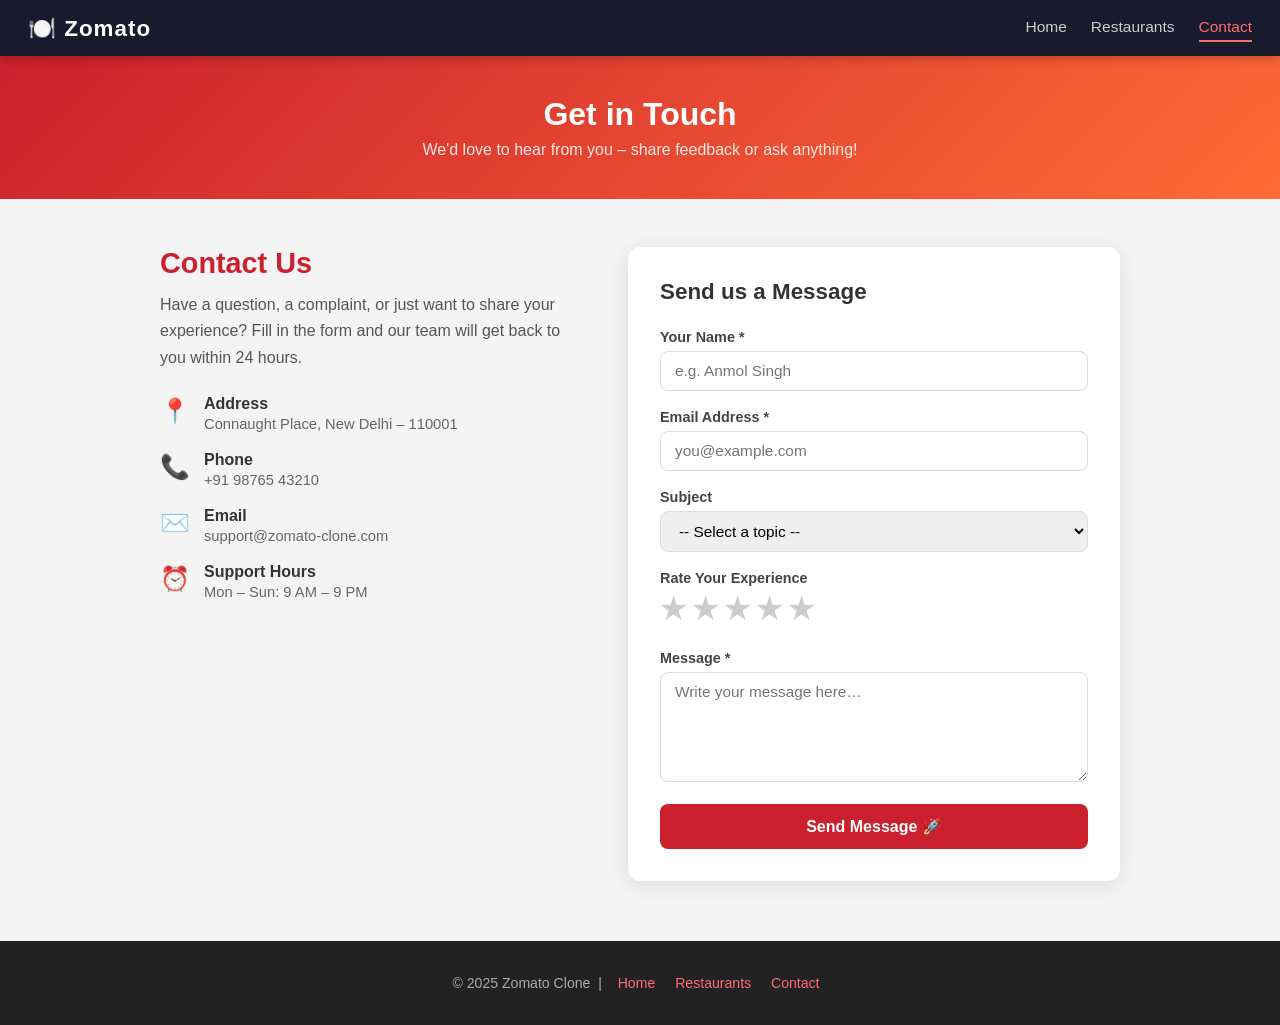
<file: FinalProject/contact.html>
<!doctype html>
<html lang="en">
  <head>
    <meta charset="UTF-8" />
    <meta name="viewport" content="width=device-width, initial-scale=1.0" />
    <title>Contact Us – Zomato</title>
    <link rel="stylesheet" href="style.css" />
    <style>
      /* ── Page layout ── */
      .contact-wrapper {
        max-width: 960px;
        margin: 48px auto;
        padding: 0 24px;
        display: flex;
        gap: 40px;
        flex-wrap: wrap;
        align-items: flex-start;
      }

      /* ── Info column ── */
      .contact-info {
        flex: 1;
        min-width: 260px;
      }
      .contact-info h2 {
        font-size: 1.8rem;
        color: #cb202d;
        margin: 0 0 12px;
      }
      .contact-info p {
        color: #555;
        line-height: 1.65;
        margin: 0 0 24px;
      }
      .info-item {
        display: flex;
        align-items: flex-start;
        gap: 14px;
        margin-bottom: 18px;
      }
      .info-item .i-icon {
        font-size: 1.5rem;
        flex-shrink: 0;
        margin-top: 2px;
      }
      .info-item .i-text strong {
        display: block;
        color: #333;
        margin-bottom: 2px;
      }
      .info-item .i-text span {
        color: #666;
        font-size: 0.92rem;
      }

      /* ── Form column ── */
      .contact-form-box {
        flex: 1;
        min-width: 280px;
        background: #fff;
        border-radius: 12px;
        padding: 32px;
        box-shadow: 0 4px 20px rgba(0, 0, 0, 0.1);
      }
      .contact-form-box h3 {
        margin: 0 0 24px;
        font-size: 1.4rem;
        color: #333;
      }
      .form-group {
        margin-bottom: 18px;
      }
      .form-group label {
        display: block;
        font-size: 0.9rem;
        font-weight: 600;
        color: #444;
        margin-bottom: 6px;
      }
      .form-group input,
      .form-group select,
      .form-group textarea {
        width: 100%;
        padding: 10px 14px;
        border: 1px solid #ddd;
        border-radius: 8px;
        font-size: 0.96rem;
        outline: none;
        transition: border-color 0.2s;
        box-sizing: border-box;
        font-family: inherit;
      }
      .form-group input:focus,
      .form-group select:focus,
      .form-group textarea:focus {
        border-color: #cb202d;
      }
      .form-group textarea {
        resize: vertical;
        min-height: 110px;
      }
      .rating-stars {
        display: flex;
        gap: 6px;
      }
      .rating-stars input[type="radio"] {
        display: none;
      }
      .rating-stars label {
        font-size: 1.8rem;
        cursor: pointer;
        color: #ccc;
        transition: color 0.15s;
      }
      .rating-stars input:checked ~ label,
      .rating-stars label:hover,
      .rating-stars label:hover ~ label {
        color: #f4b400;
      }
      /* Reverse trick for star hover */
      .rating-stars {
        flex-direction: row-reverse;
        justify-content: flex-end;
      }
      .rating-stars label:hover,
      .rating-stars label:hover ~ label {
        color: #f4b400;
      }
      .rating-stars input:checked ~ label {
        color: #f4b400;
      }
      .submit-btn {
        width: 100%;
        padding: 13px;
        background: #cb202d;
        color: #fff;
        border: none;
        border-radius: 8px;
        font-size: 1rem;
        font-weight: bold;
        cursor: pointer;
        transition: background 0.2s;
        margin: 0;
      }
      .submit-btn:hover {
        background: #a61824;
      }

      /* ── Success toast ── */
      #successToast {
        display: none;
        background: #2ecc71;
        color: #fff;
        padding: 14px 24px;
        border-radius: 8px;
        margin-top: 16px;
        text-align: center;
        font-weight: 600;
      }

      /* ── Footer ── */
      footer {
        background: #222;
        color: #aaa;
        text-align: center;
        padding: 20px;
        font-size: 0.88rem;
        margin-top: 60px;
      }
      footer a {
        color: #ff6b6b;
        text-decoration: none;
        margin: 0 8px;
      }
    </style>
  </head>
  <body>
    <!-- ── Navbar ── -->
    <nav class="navbar">
      <div class="nav-brand">🍽️ Zomato</div>
      <div class="nav-links">
        <a href="home.html" class="nav-link">Home</a>
        <a href="index.html" class="nav-link">Restaurants</a>
        <a href="contact.html" class="nav-link active">Contact</a>
      </div>
    </nav>

    <!-- ── Page hero ── -->
    <div
      style="
        background: linear-gradient(135deg, #cb202d 0%, #ff6b35 100%);
        color: #fff;
        padding: 40px 24px;
        text-align: center;
      "
    >
      <h1 style="margin: 0 0 8px; font-size: 2rem">Get in Touch</h1>
      <p style="margin: 0; opacity: 0.88">
        We'd love to hear from you – share feedback or ask anything!
      </p>
    </div>

    <!-- ── Main content ── -->
    <div class="contact-wrapper">
      <!-- Info column -->
      <div class="contact-info">
        <h2>Contact Us</h2>
        <p>
          Have a question, a complaint, or just want to share your experience?
          Fill in the form and our team will get back to you within 24 hours.
        </p>
        <div class="info-item">
          <div class="i-icon">📍</div>
          <div class="i-text">
            <strong>Address</strong>
            <span>Connaught Place, New Delhi – 110001</span>
          </div>
        </div>
        <div class="info-item">
          <div class="i-icon">📞</div>
          <div class="i-text">
            <strong>Phone</strong>
            <span>+91 98765 43210</span>
          </div>
        </div>
        <div class="info-item">
          <div class="i-icon">✉️</div>
          <div class="i-text">
            <strong>Email</strong>
            <span>support@zomato-clone.com</span>
          </div>
        </div>
        <div class="info-item">
          <div class="i-icon">⏰</div>
          <div class="i-text">
            <strong>Support Hours</strong>
            <span>Mon – Sun: 9 AM – 9 PM</span>
          </div>
        </div>
      </div>

      <!-- Form column -->
      <div class="contact-form-box">
        <h3>Send us a Message</h3>
        <form id="contactForm" novalidate>
          <div class="form-group">
            <label for="cfName">Your Name *</label>
            <input
              type="text"
              id="cfName"
              placeholder="e.g. Anmol Singh"
              required
            />
          </div>
          <div class="form-group">
            <label for="cfEmail">Email Address *</label>
            <input
              type="email"
              id="cfEmail"
              placeholder="you@example.com"
              required
            />
          </div>
          <div class="form-group">
            <label for="cfSubject">Subject</label>
            <select id="cfSubject">
              <option value="">-- Select a topic --</option>
              <option value="feedback">General Feedback</option>
              <option value="order">Order Issue</option>
              <option value="restaurant">Restaurant Complaint</option>
              <option value="other">Other</option>
            </select>
          </div>
          <div class="form-group">
            <label>Rate Your Experience</label>
            <!-- Stars are reversed in CSS to allow pure-CSS hover trick -->
            <div class="rating-stars" id="starRating">
              <input type="radio" id="s5" name="star" value="5" />
              <label for="s5" title="5 stars">★</label>
              <input type="radio" id="s4" name="star" value="4" />
              <label for="s4" title="4 stars">★</label>
              <input type="radio" id="s3" name="star" value="3" />
              <label for="s3" title="3 stars">★</label>
              <input type="radio" id="s2" name="star" value="2" />
              <label for="s2" title="2 stars">★</label>
              <input type="radio" id="s1" name="star" value="1" />
              <label for="s1" title="1 star">★</label>
            </div>
          </div>
          <div class="form-group">
            <label for="cfMessage">Message *</label>
            <textarea
              id="cfMessage"
              placeholder="Write your message here…"
              required
            ></textarea>
          </div>
          <button type="submit" class="submit-btn">Send Message 🚀</button>
          <div id="successToast">
            ✅ Thank you! Your message has been sent successfully.
          </div>
        </form>
      </div>
    </div>

    <!-- ── Footer ── -->
    <footer>
      <p>
        &copy; 2025 Zomato Clone &nbsp;|&nbsp;
        <a href="home.html">Home</a>
        <a href="index.html">Restaurants</a>
        <a href="contact.html">Contact</a>
      </p>
    </footer>

    <script>
      document
        .getElementById("contactForm")
        .addEventListener("submit", function (e) {
          e.preventDefault();
          const name = document.getElementById("cfName").value.trim();
          const email = document.getElementById("cfEmail").value.trim();
          const message = document.getElementById("cfMessage").value.trim();
          if (!name || !email || !message) {
            alert("Please fill in all required fields.");
            return;
          }
          const toast = document.getElementById("successToast");
          toast.style.display = "block";
          this.reset();
          setTimeout(() => {
            toast.style.display = "none";
          }, 4000);
        });
    </script>
  </body>
</html>
</file>
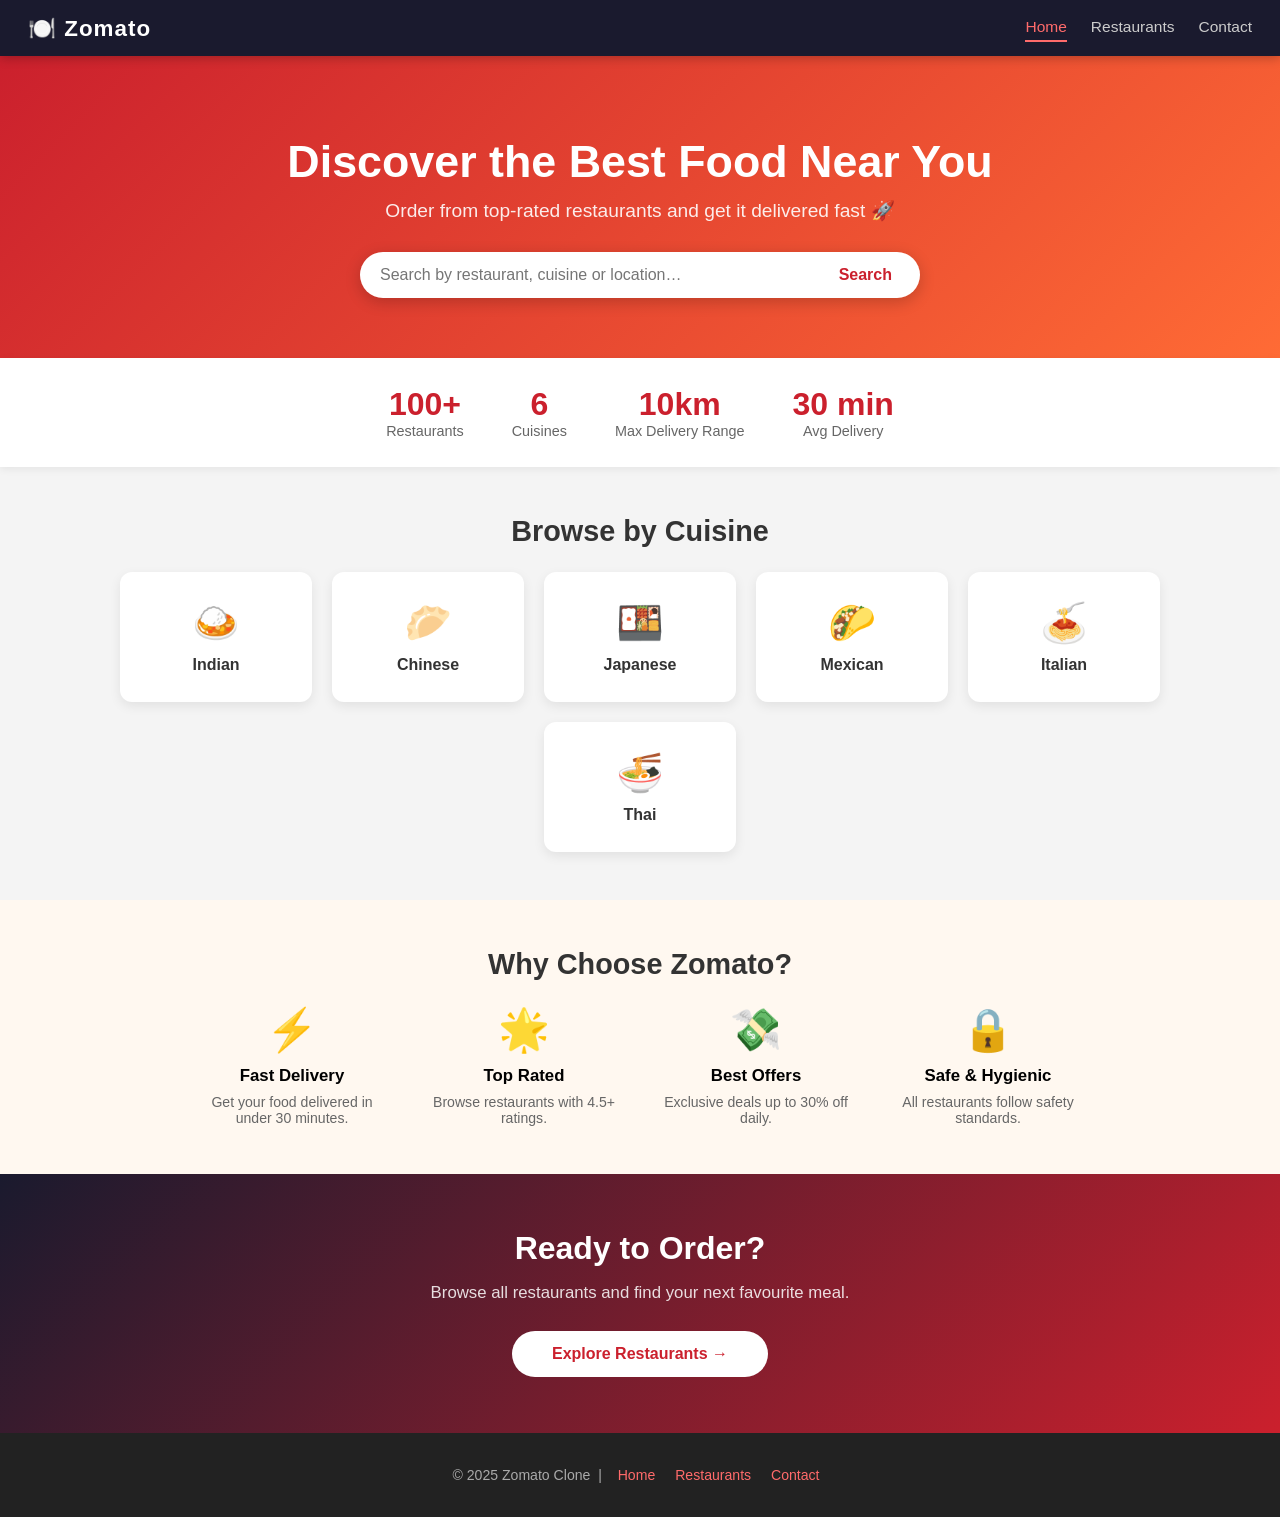
<file: FinalProject/home.html>
<!doctype html>
<html lang="en">
  <head>
    <meta charset="UTF-8" />
    <meta name="viewport" content="width=device-width, initial-scale=1.0" />
    <title>Zomato – Discover Restaurants</title>
    <link rel="stylesheet" href="style.css" />
    <style>
      /* ── Hero ── */
      .hero {
        background: linear-gradient(135deg, #cb202d 0%, #ff6b35 100%);
        color: #fff;
        padding: 80px 20px 60px;
        text-align: center;
      }
      .hero h1 {
        font-size: 2.8rem;
        margin: 0 0 12px;
      }
      .hero p {
        font-size: 1.2rem;
        margin: 0 0 30px;
        opacity: 0.9;
      }
      .hero-search {
        display: flex;
        max-width: 560px;
        margin: 0 auto;
        border-radius: 30px;
        overflow: hidden;
        box-shadow: 0 4px 16px rgba(0, 0, 0, 0.2);
      }
      .hero-search input {
        flex: 1;
        padding: 14px 20px;
        border: none;
        font-size: 1rem;
        outline: none;
      }
      .hero-search button {
        padding: 14px 28px;
        background: #fff;
        color: #cb202d;
        border: none;
        font-size: 1rem;
        font-weight: bold;
        cursor: pointer;
        margin: 0;
        border-radius: 0;
      }
      .hero-search button:hover {
        background: #f5f5f5;
      }

      /* ── Stats bar ── */
      .stats {
        display: flex;
        justify-content: center;
        gap: 48px;
        background: #fff;
        padding: 28px 20px;
        box-shadow: 0 2px 8px rgba(0, 0, 0, 0.07);
      }
      .stat-item {
        text-align: center;
      }
      .stat-item .num {
        font-size: 2rem;
        font-weight: bold;
        color: #cb202d;
      }
      .stat-item .label {
        font-size: 0.9rem;
        color: #666;
      }

      /* ── Section heading ── */
      .section-title {
        text-align: center;
        font-size: 1.8rem;
        font-weight: bold;
        margin: 48px 0 24px;
        color: #333;
      }

      /* ── Cuisine cards ── */
      .cuisine-grid {
        display: flex;
        flex-wrap: wrap;
        justify-content: center;
        gap: 20px;
        padding: 0 24px 48px;
      }
      .cuisine-card {
        width: 160px;
        background: #fff;
        border-radius: 12px;
        box-shadow: 0 4px 12px rgba(0, 0, 0, 0.08);
        text-align: center;
        padding: 28px 16px;
        cursor: pointer;
        transition: transform 0.25s, box-shadow 0.25s;
        text-decoration: none;
        color: inherit;
        display: block;
      }
      .cuisine-card:hover {
        transform: translateY(-6px);
        box-shadow: 0 8px 20px rgba(0, 0, 0, 0.14);
      }
      .cuisine-card .icon {
        font-size: 2.4rem;
        margin-bottom: 10px;
      }
      .cuisine-card .name {
        font-size: 1rem;
        font-weight: 600;
        color: #333;
      }

      /* ── Features section ── */
      .features {
        background: #fff8f0;
        padding: 48px 24px;
      }
      .feature-grid {
        display: flex;
        flex-wrap: wrap;
        justify-content: center;
        gap: 32px;
        max-width: 960px;
        margin: 0 auto;
      }
      .feature-item {
        width: 200px;
        text-align: center;
      }
      .feature-item .f-icon {
        font-size: 2.6rem;
        margin-bottom: 12px;
      }
      .feature-item h3 {
        margin: 0 0 8px;
        font-size: 1.05rem;
      }
      .feature-item p {
        font-size: 0.88rem;
        color: #666;
        margin: 0;
      }

      /* ── CTA banner ── */
      .cta-banner {
        background: linear-gradient(135deg, #1a1a2e 0%, #cb202d 100%);
        color: #fff;
        text-align: center;
        padding: 56px 24px;
      }
      .cta-banner h2 {
        font-size: 2rem;
        margin: 0 0 16px;
      }
      .cta-banner p {
        font-size: 1.05rem;
        opacity: 0.85;
        margin: 0 0 28px;
      }
      .cta-banner a {
        display: inline-block;
        background: #fff;
        color: #cb202d;
        padding: 14px 40px;
        border-radius: 30px;
        font-weight: bold;
        font-size: 1rem;
        text-decoration: none;
        transition: background 0.2s;
      }
      .cta-banner a:hover {
        background: #ffe0e0;
      }

      /* ── Footer ── */
      footer {
        background: #222;
        color: #aaa;
        text-align: center;
        padding: 20px;
        font-size: 0.88rem;
      }
      footer a {
        color: #ff6b6b;
        text-decoration: none;
        margin: 0 8px;
      }
    </style>
  </head>
  <body>
    <!-- ── Navbar ── -->
    <nav class="navbar">
      <div class="nav-brand">🍽️ Zomato</div>
      <div class="nav-links">
        <a href="home.html" class="nav-link active">Home</a>
        <a href="index.html" class="nav-link">Restaurants</a>
        <a href="contact.html" class="nav-link">Contact</a>
      </div>
    </nav>

    <!-- ── Hero ── -->
    <section class="hero">
      <h1>Discover the Best Food Near You</h1>
      <p>Order from top-rated restaurants and get it delivered fast 🚀</p>
      <div class="hero-search">
        <input
          type="text"
          id="heroSearchInput"
          placeholder="Search by restaurant, cuisine or location…"
        />
        <button id="heroSearchBtn">Search</button>
      </div>
    </section>

    <!-- ── Stats ── -->
    <div class="stats">
      <div class="stat-item">
        <div class="num">100+</div>
        <div class="label">Restaurants</div>
      </div>
      <div class="stat-item">
        <div class="num">6</div>
        <div class="label">Cuisines</div>
      </div>
      <div class="stat-item">
        <div class="num">10km</div>
        <div class="label">Max Delivery Range</div>
      </div>
      <div class="stat-item">
        <div class="num">30 min</div>
        <div class="label">Avg Delivery</div>
      </div>
    </div>

    <!-- ── Cuisines ── -->
    <h2 class="section-title">Browse by Cuisine</h2>
    <div class="cuisine-grid">
      <a href="index.html?cuisine=Indian" class="cuisine-card">
        <div class="icon">🍛</div>
        <div class="name">Indian</div>
      </a>
      <a href="index.html?cuisine=Chinese" class="cuisine-card">
        <div class="icon">🥟</div>
        <div class="name">Chinese</div>
      </a>
      <a href="index.html?cuisine=Japanese" class="cuisine-card">
        <div class="icon">🍱</div>
        <div class="name">Japanese</div>
      </a>
      <a href="index.html?cuisine=Mexican" class="cuisine-card">
        <div class="icon">🌮</div>
        <div class="name">Mexican</div>
      </a>
      <a href="index.html?cuisine=Italian" class="cuisine-card">
        <div class="icon">🍝</div>
        <div class="name">Italian</div>
      </a>
      <a href="index.html?cuisine=Thai" class="cuisine-card">
        <div class="icon">🍜</div>
        <div class="name">Thai</div>
      </a>
    </div>

    <!-- ── Why Us ── -->
    <section class="features">
      <h2 class="section-title" style="margin-top: 0">Why Choose Zomato?</h2>
      <div class="feature-grid">
        <div class="feature-item">
          <div class="f-icon">⚡</div>
          <h3>Fast Delivery</h3>
          <p>Get your food delivered in under 30 minutes.</p>
        </div>
        <div class="feature-item">
          <div class="f-icon">🌟</div>
          <h3>Top Rated</h3>
          <p>Browse restaurants with 4.5+ ratings.</p>
        </div>
        <div class="feature-item">
          <div class="f-icon">💸</div>
          <h3>Best Offers</h3>
          <p>Exclusive deals up to 30% off daily.</p>
        </div>
        <div class="feature-item">
          <div class="f-icon">🔒</div>
          <h3>Safe & Hygienic</h3>
          <p>All restaurants follow safety standards.</p>
        </div>
      </div>
    </section>

    <!-- ── CTA ── -->
    <section class="cta-banner">
      <h2>Ready to Order?</h2>
      <p>Browse all restaurants and find your next favourite meal.</p>
      <a href="index.html">Explore Restaurants →</a>
    </section>

    <!-- ── Footer ── -->
    <footer>
      <p>
        &copy; 2025 Zomato Clone &nbsp;|&nbsp;
        <a href="home.html">Home</a>
        <a href="index.html">Restaurants</a>
        <a href="contact.html">Contact</a>
      </p>
    </footer>

    <script>
      // Hero search → redirect to listing page with query
      document.getElementById("heroSearchBtn").addEventListener("click", () => {
        const q = document
          .getElementById("heroSearchInput")
          .value.trim();
        if (q) {
          window.location.href = `index.html?search=${encodeURIComponent(q)}`;
        } else {
          window.location.href = "index.html";
        }
      });
      document
        .getElementById("heroSearchInput")
        .addEventListener("keydown", (e) => {
          if (e.key === "Enter") document.getElementById("heroSearchBtn").click();
        });
    </script>
  </body>
</html>
</file>
<file: FinalProject/style.css>
/* Basic Styles for the Page */
body {
  font-family: Arial, sans-serif;
  margin: 0;
  padding: 0;
  background-color: #f4f4f4;
}

/* ── Shared Navbar ── */
.navbar {
  display: flex;
  align-items: center;
  justify-content: space-between;
  background: #1a1a2e;
  padding: 14px 28px;
  position: sticky;
  top: 0;
  z-index: 100;
  box-shadow: 0 2px 10px rgba(0, 0, 0, 0.25);
}
.nav-brand {
  font-size: 1.4rem;
  font-weight: bold;
  color: #fff;
  letter-spacing: 1px;
}
.nav-links {
  display: flex;
  gap: 24px;
}
.nav-link {
  color: #ccc;
  text-decoration: none;
  font-size: 0.97rem;
  font-weight: 500;
  padding: 4px 0;
  border-bottom: 2px solid transparent;
  transition: color 0.2s, border-color 0.2s;
}
.nav-link:hover,
.nav-link.active {
  color: #ff6b6b;
  border-bottom-color: #ff6b6b;
}

/* Header section */
#head {
  background-color: #1a1a2e;
  color: #fff;
  padding: 14px 20px;
  display: flex;
  align-items: center;
  flex-wrap: wrap;
  gap: 8px;
}

button {
  background-color: #4caf50;
  color: white;
  padding: 10px;
  margin: 5px;
  border: none;
  cursor: pointer;
  font-size: 16px;
}

button:hover {
  background-color: #45a049;
}

/* Restaurant Cards Container */
#root {
  display: flex;
  flex-wrap: wrap;
  justify-content: center;
  margin-top: 20px;
}

/* Individual Restaurant Card */
.card {
  width: 300px;
  background-color: white;
  margin: 20px;
  border-radius: 10px;
  box-shadow: 0 4px 8px rgba(0, 0, 0, 0.1);
  overflow: hidden;
  transition: transform 0.3s;
}

.card:hover {
  transform: translateY(-10px);
}

/* Card Image */
.card img {
  width: 100%;
  height: 200px;
  object-fit: cover;
}

/* Card Content */
.card-content {
  padding: 15px;
}

/* Restaurant Name and Rating */
.card-header {
  display: flex;
  justify-content: space-between;
  align-items: center;
  margin-bottom: 10px;
}

.card-header h3 {
  margin: 0;
  font-size: 18px;
  font-weight: bold;
}

.card-header .rating {
  background-color: #f4b400;
  padding: 5px 10px;
  border-radius: 5px;
  font-size: 14px;
  color: #fff;
}

/* Food Type and Price */
.card-footer {
  display: flex;
  justify-content: space-between;
  font-size: 14px;
  margin-top: 10px;
}

/* Location and Distance */
.card-location {
  display: flex;
  justify-content: space-between;
  margin-top: 10px;
  font-size: 14px;
}

#filterPopup {
  position: fixed;
  top: 20%;
  left: 50%;
  transform: translateX(-50%);
  width: 300px;
  padding: 20px;
  background-color: #fff;
  border: 1px solid #ccc;
  box-shadow: 0 2px 10px rgba(0, 0, 0, 0.1);
  z-index: 1000;
}

.filterOption {
  margin: 10px 0;
  border-radius: 20%;
}

button {
  padding: 8px 16px;
  margin: 10px;
  cursor: pointer;
}

button:hover {
  background-color: #ddd;
}

.hidden {
  display: none;
}

/* ── Search bar ── */
.search-bar-wrap {
  display: flex;
  justify-content: center;
  padding: 18px 20px 0;
  gap: 10px;
}
.search-bar-wrap input {
  width: 100%;
  max-width: 480px;
  padding: 10px 18px;
  border: 2px solid #ddd;
  border-radius: 30px;
  font-size: 0.97rem;
  outline: none;
  transition: border-color 0.2s;
}
.search-bar-wrap input:focus {
  border-color: #cb202d;
}
.search-bar-wrap button {
  padding: 10px 22px;
  background: #cb202d;
  color: #fff;
  border: none;
  border-radius: 30px;
  font-size: 0.95rem;
  font-weight: bold;
  cursor: pointer;
  margin: 0;
  transition: background 0.2s;
}
.search-bar-wrap button:hover {
  background: #a61824;
}

/* ── Cuisine filter tabs ── */
.cuisine-tabs {
  display: flex;
  flex-wrap: wrap;
  justify-content: center;
  gap: 10px;
  padding: 14px 20px 6px;
}
.tab-btn {
  padding: 7px 18px;
  border: 2px solid #cb202d;
  border-radius: 30px;
  background: #fff;
  color: #cb202d;
  font-size: 0.9rem;
  font-weight: 600;
  cursor: pointer;
  margin: 0;
  transition: background 0.2s, color 0.2s;
}
.tab-btn:hover,
.tab-btn.active {
  background: #cb202d;
  color: #fff;
}

/* ── Active filter badge ── */
.active-filter-bar {
  text-align: center;
  padding: 8px 20px;
  font-size: 0.9rem;
  color: #555;
}
.filter-badge {
  display: inline-flex;
  align-items: center;
  gap: 6px;
  background: #fff0f0;
  border: 1px solid #cb202d;
  color: #cb202d;
  padding: 4px 12px;
  border-radius: 20px;
  font-size: 0.85rem;
  font-weight: 600;
}
.filter-badge .remove-badge {
  background: none;
  border: none;
  color: #cb202d;
  font-size: 1rem;
  cursor: pointer;
  padding: 0;
  margin: 0;
  line-height: 1;
}
.filter-badge .remove-badge:hover {
  background: none;
  color: #a61824;
}

/* ── Result count ── */
#resultCount {
  text-align: center;
  color: #888;
  font-size: 0.9rem;
  padding: 4px 20px 8px;
}

/* ── No results message ── */
.no-results {
  text-align: center;
  padding: 60px 20px;
  color: #888;
  font-size: 1.1rem;
  width: 100%;
}
.no-results span {
  font-size: 3rem;
  display: block;
  margin-bottom: 12px;
}

/* ── Restaurant detail modal ── */
.modal-overlay {
  display: none;
  position: fixed;
  inset: 0;
  background: rgba(0, 0, 0, 0.55);
  z-index: 200;
  justify-content: center;
  align-items: center;
}
.modal-overlay.open {
  display: flex;
}
.modal-box {
  background: #fff;
  border-radius: 14px;
  width: 90%;
  max-width: 520px;
  max-height: 88vh;
  overflow-y: auto;
  box-shadow: 0 8px 40px rgba(0, 0, 0, 0.3);
  animation: slideUp 0.25s ease;
}
@keyframes slideUp {
  from {
    transform: translateY(40px);
    opacity: 0;
  }
  to {
    transform: translateY(0);
    opacity: 1;
  }
}
.modal-img {
  width: 100%;
  height: 220px;
  object-fit: cover;
  border-radius: 14px 14px 0 0;
}
.modal-body {
  padding: 22px 24px;
}
.modal-body h2 {
  margin: 0 0 6px;
  font-size: 1.5rem;
}
.modal-meta {
  display: flex;
  gap: 10px;
  flex-wrap: wrap;
  margin-bottom: 16px;
}
.modal-badge {
  padding: 4px 12px;
  border-radius: 20px;
  font-size: 0.82rem;
  font-weight: 600;
}
.badge-rating {
  background: #f4b400;
  color: #fff;
}
.badge-cuisine {
  background: #e8f5e9;
  color: #2e7d32;
}
.badge-open {
  background: #e3f2fd;
  color: #1565c0;
}
.badge-alcohol {
  background: #fce4ec;
  color: #880e4f;
}
.modal-details {
  border-top: 1px solid #eee;
  padding-top: 14px;
  display: grid;
  grid-template-columns: 1fr 1fr;
  gap: 12px;
  font-size: 0.92rem;
}
.modal-detail-item strong {
  display: block;
  color: #444;
  font-size: 0.82rem;
  text-transform: uppercase;
  letter-spacing: 0.5px;
  margin-bottom: 2px;
}
.modal-detail-item span {
  color: #222;
  font-size: 0.97rem;
}
.modal-close-btn {
  display: block;
  width: calc(100% - 48px);
  margin: 20px 24px 24px;
  padding: 12px;
  background: #cb202d;
  color: #fff;
  border: none;
  border-radius: 8px;
  font-size: 1rem;
  font-weight: bold;
  cursor: pointer;
  transition: background 0.2s;
}
.modal-close-btn:hover {
  background: #a61824;
}
.card {
  cursor: pointer;
}

/* ── Back to top ── */
#backToTop {
  position: fixed;
  bottom: 28px;
  right: 28px;
  background: #cb202d;
  color: #fff;
  border: none;
  border-radius: 50%;
  width: 46px;
  height: 46px;
  font-size: 1.3rem;
  cursor: pointer;
  display: none;
  align-items: center;
  justify-content: center;
  box-shadow: 0 4px 12px rgba(0, 0, 0, 0.22);
  z-index: 150;
  padding: 0;
  margin: 0;
  line-height: 1;
  transition: background 0.2s;
}
#backToTop.visible {
  display: flex;
}
#backToTop:hover {
  background: #a61824;
}
</file>
